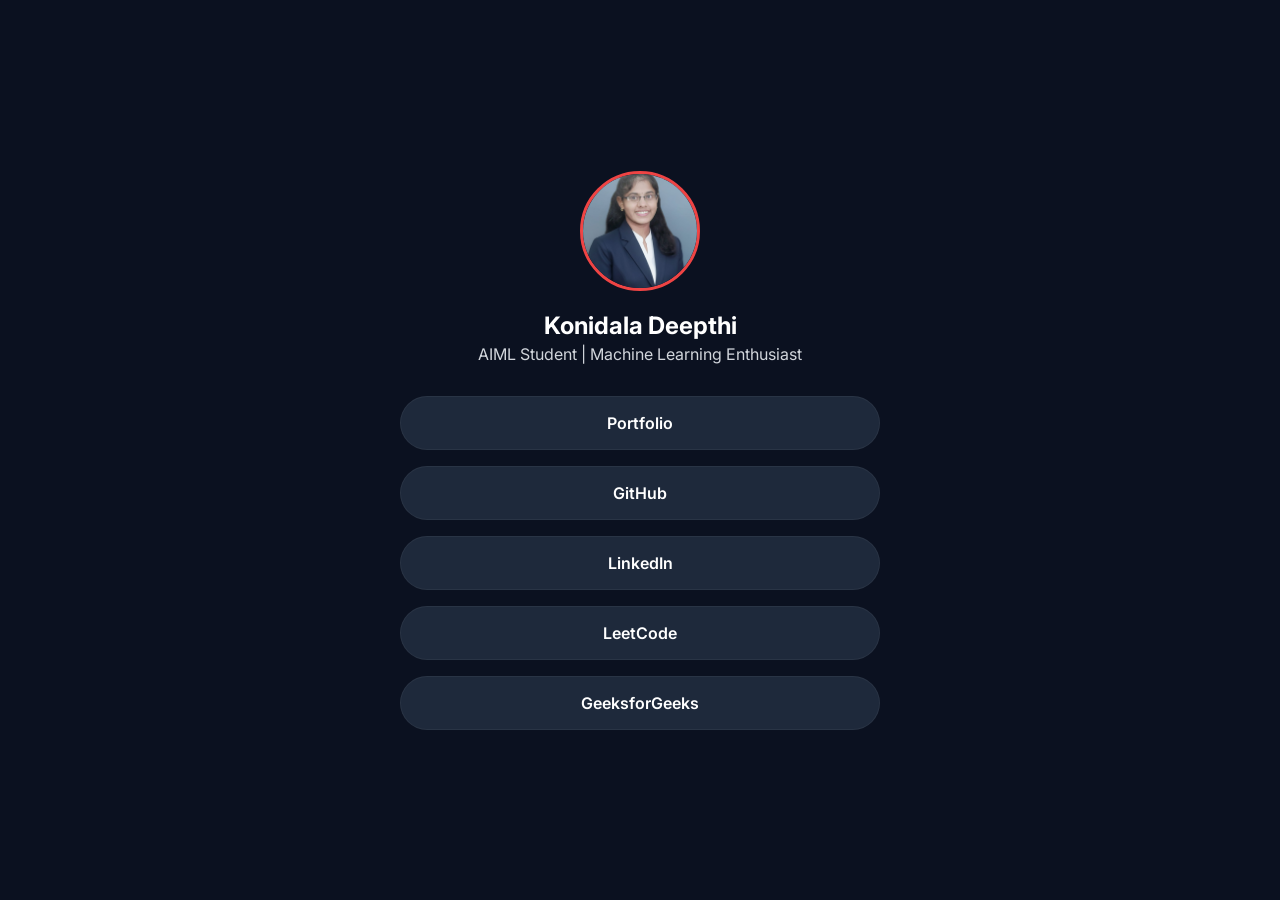
<file: index.html>
<!doctype html>
<html lang="en">
<head>
  <meta charset="utf-8" />
  <meta name="viewport" content="width=device-width,initial-scale=1" />
  <title>Konidala Deepthi — Links</title>
  <link rel="preconnect" href="https://fonts.googleapis.com">
  <link rel="preconnect" href="https://fonts.gstatic.com" crossorigin>
  <link href="https://fonts.googleapis.com/css2?family=Inter:wght@400;600;700&display=swap" rel="stylesheet">
  <style>
    :root {
      --primary: #EF4444;
      --primary-hover: #DC2626;
      --bg: #0B1120;
      --card: #1E293B;
      --text: #FFFFFF;
      --muted: #D1D5DB;
    }
    * {
      box-sizing: border-box;
      margin: 0;
      padding: 0;
    }
    body {
      background-color: var(--bg);
      color: var(--text);
      font-family: 'Inter', system-ui, -apple-system, sans-serif;
      min-height: 100vh;
      display: flex;
      align-items: center;
      justify-content: center;
      padding: 2rem 1rem;
      -webkit-font-smoothing: antialiased;
    }
    .links-container {
      width: 100%;
      max-width: 480px;
      text-align: center;
    }
    .profile-img {
      width: 120px;
      height: 120px;
      border-radius: 50%;
      border: 3px solid var(--primary);
      object-fit: cover;
      margin-bottom: 1rem;
    }
    .name {
      font-size: 1.5rem;
      font-weight: 700;
      margin-bottom: 0.25rem;
    }
    .title {
      font-size: 1rem;
      color: var(--muted);
      margin-bottom: 2rem;
    }
    .links-list {
      display: flex;
      flex-direction: column;
      gap: 1rem;
    }
    .link-btn {
      display: block;
      width: 100%;
      padding: 1rem;
      background-color: var(--card);
      color: var(--text);
      text-decoration: none;
      font-weight: 600;
      border-radius: 99px;
      font-size: 1rem;
      border: 1px solid rgba(255, 255, 255, 0.05);
      transition: background-color 0.2s ease;
    }
    .link-btn:hover {
      background-color: #2D3748; /* slightly lighter than card background */
      color: var(--primary);
    }
  </style>
</head>
<body>
  <div class="links-container">
    <img src="assets/deepthi.jpeg.jpeg" alt="Konidala Deepthi" class="profile-img">
    <h1 class="name">Konidala Deepthi</h1>
    <p class="title">AIML Student | Machine Learning Enthusiast</p>
    
    <div class="links-list">
      <a href="portfolio.html" class="link-btn">Portfolio</a>
      <a href="https://github.com/KonidalaDeepthi" target="_blank" rel="noopener noreferrer" class="link-btn">GitHub</a>
      <a href="https://linkedin.com/in/konidala-deepthi-651713367" target="_blank" rel="noopener noreferrer" class="link-btn">LinkedIn</a>
      <a href="https://leetcode.com/u/_Deepthi_konidala123/" target="_blank" rel="noopener noreferrer" class="link-btn">LeetCode</a>
      <a href="https://www.geeksforgeeks.org/profile/konidaladeepthi1425" target="_blank" rel="noopener noreferrer" class="link-btn">GeeksforGeeks</a>
    </div>
  </div>
</body>
</html>
</file>
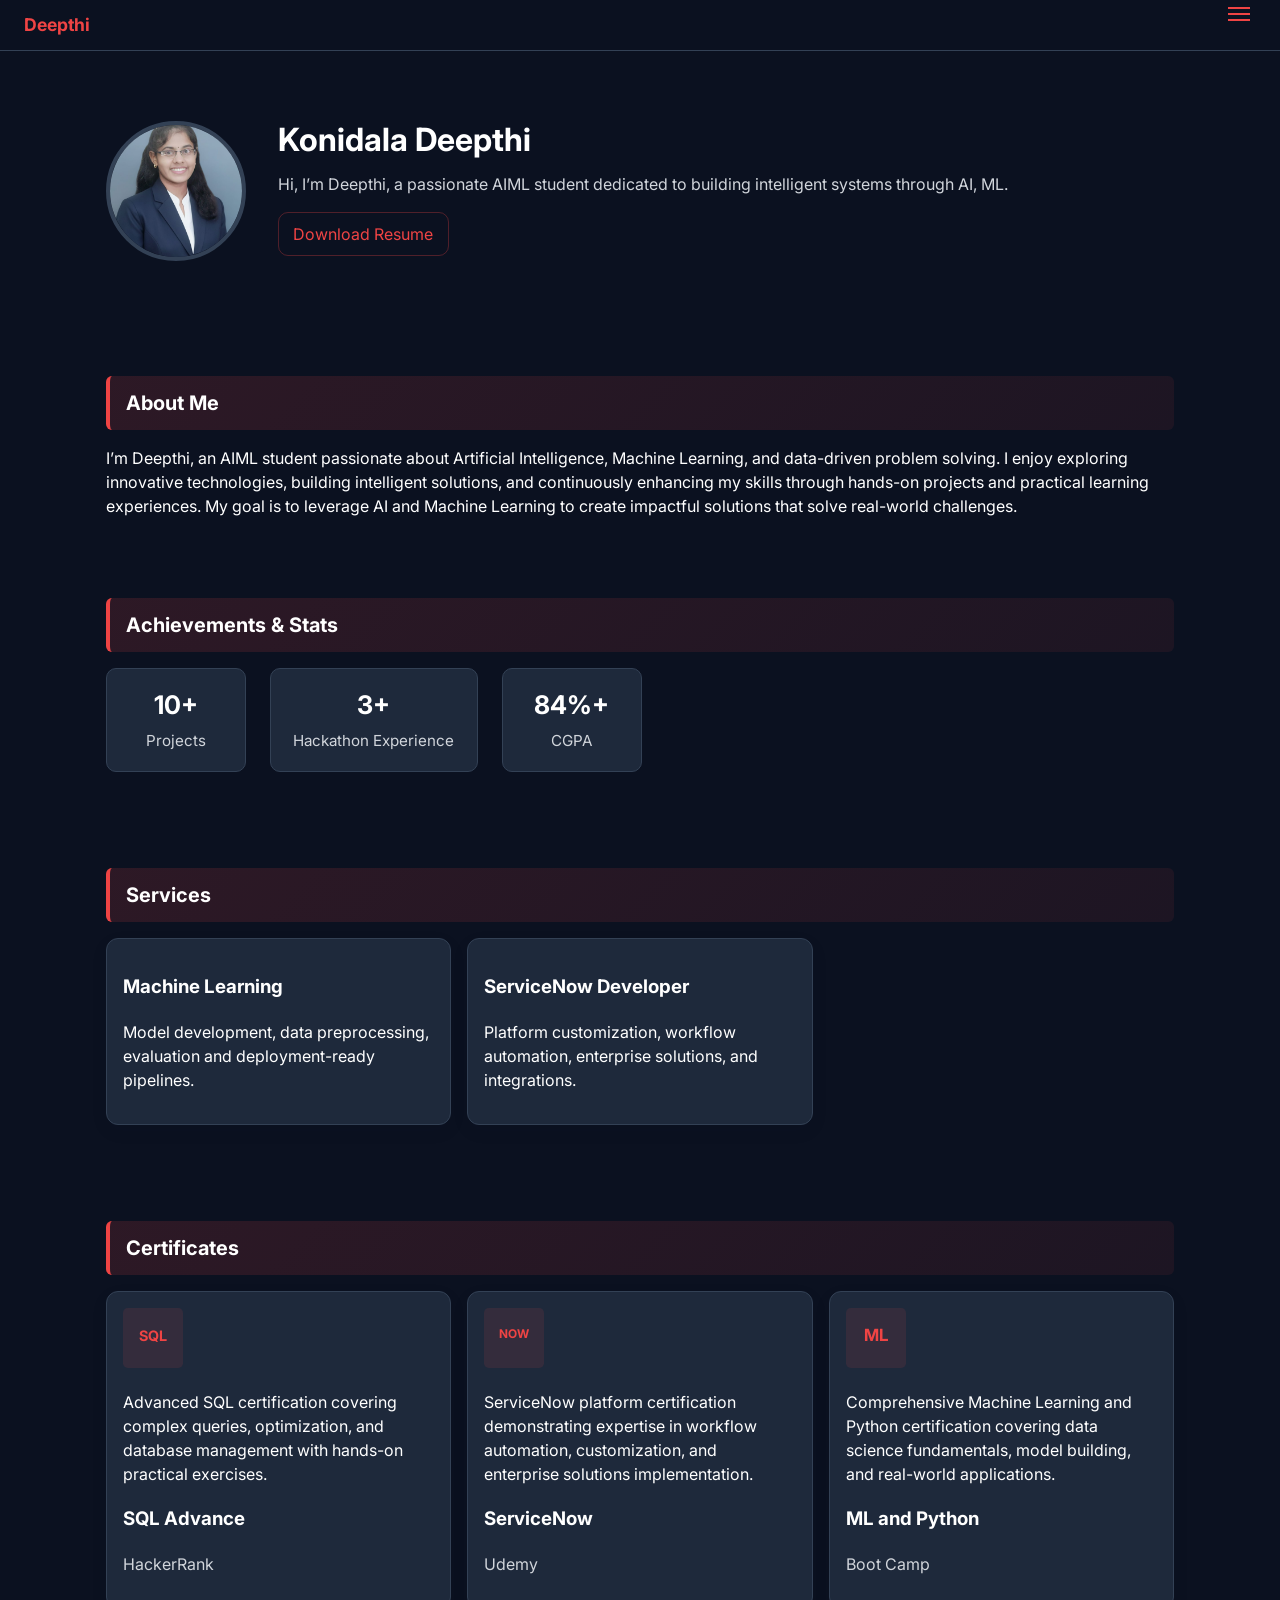
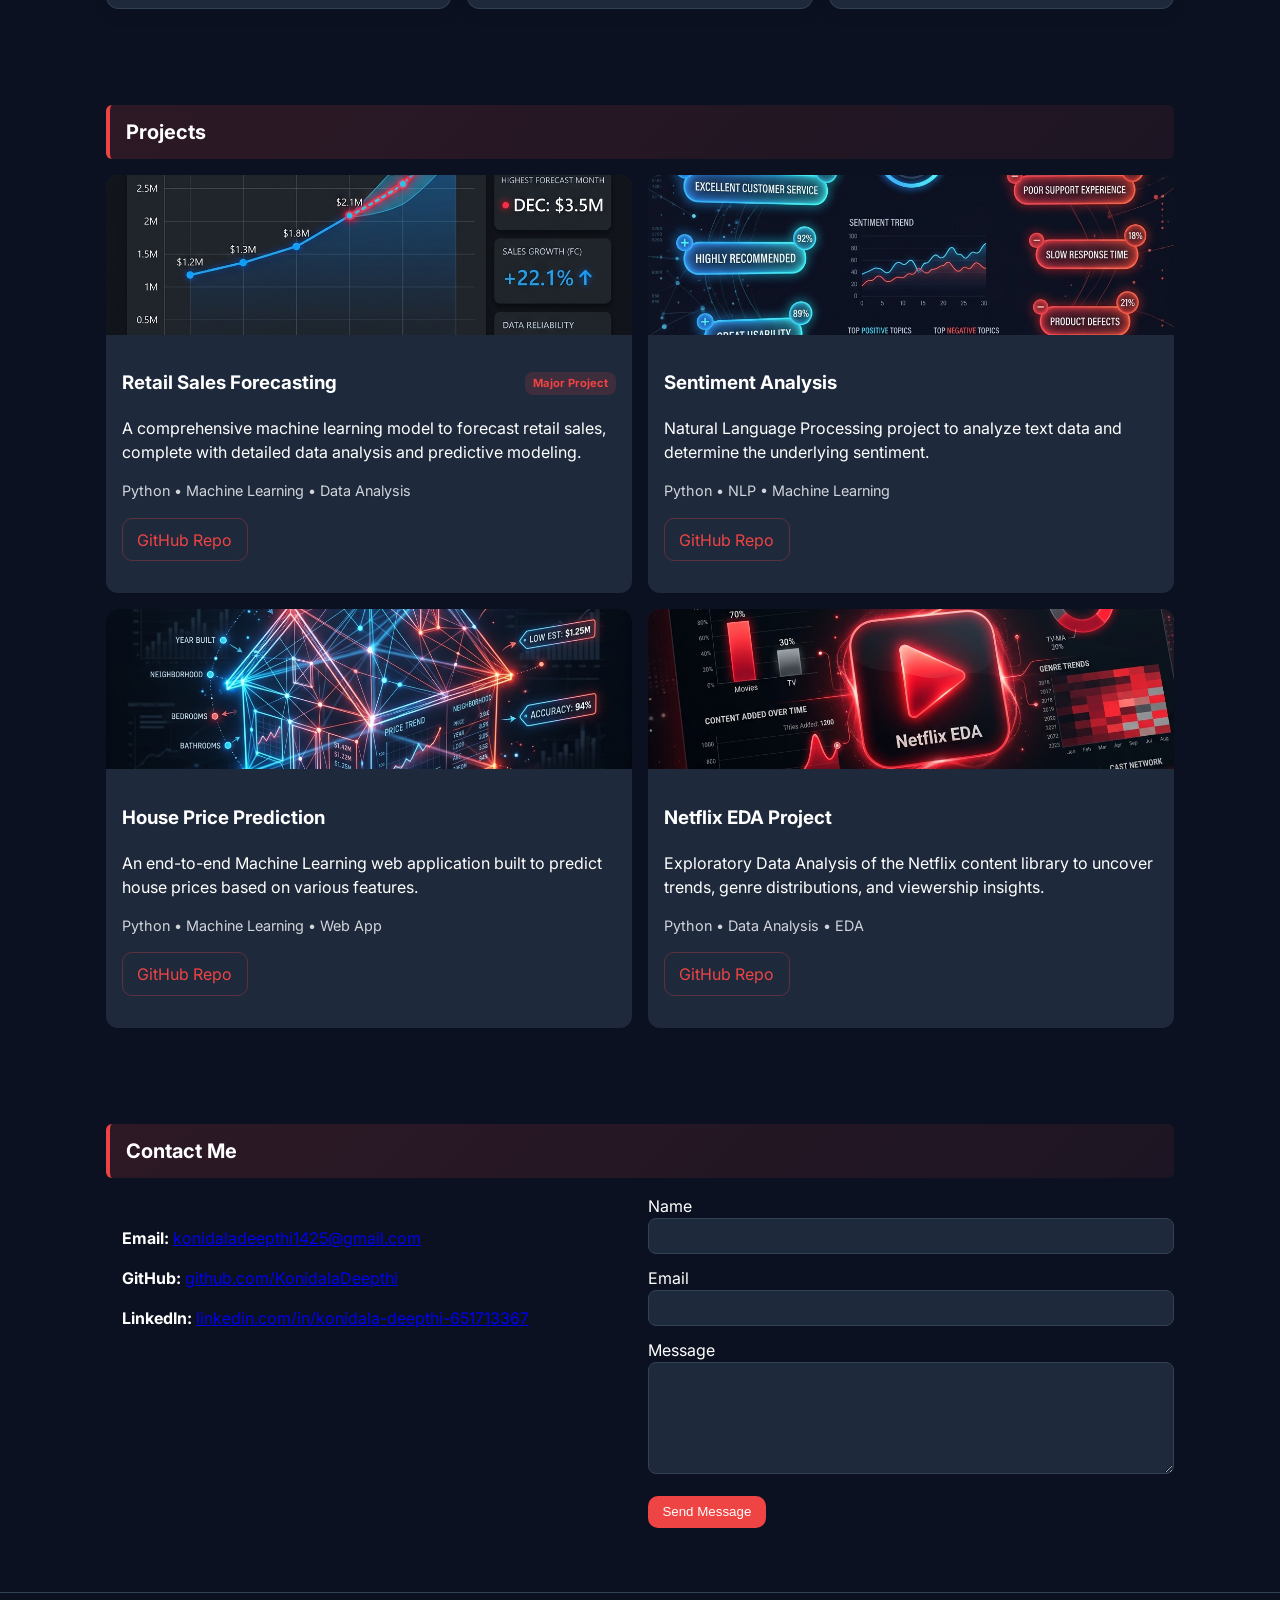
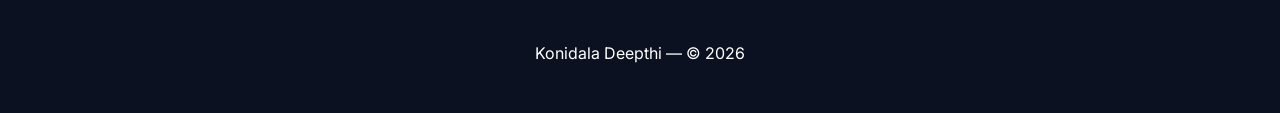
<file: portfolio.html>
<!doctype html>
<html lang="en">
<head>
  <meta charset="utf-8" />
  <meta name="viewport" content="width=device-width,initial-scale=1" />
  <title>Konidala Deepthi — Developer Portfolio</title>
  <link rel="preconnect" href="https://fonts.googleapis.com">
  <link rel="preconnect" href="https://fonts.gstatic.com" crossorigin>
  <link href="https://fonts.googleapis.com/css2?family=Inter:wght@300;400;600;700&display=swap" rel="stylesheet">
  <link rel="stylesheet" href="css/style.css">
</head>
<body>
  <header class="site-header">
    <div class="header-inner">
      <a class="brand" href="#">Deepthi</a>
      <div class="header-spacer"></div>
      <button id="navToggle" class="nav-toggle" aria-label="Toggle navigation">
        <span class="hamburger"></span>
      </button>
      <nav id="mainNav" class="nav" aria-hidden="true">
        <a href="#home">Home</a>
        <a href="#about">About</a>
        <a href="mailto:konidaladeepthi1425@gmail.com" aria-label="Email">Email</a>
      </nav>
    </div>
  </header>

  <main>
    <section id="home" class="hero">
      <div class="container hero-inner">
        <div class="profile">
          <img src="assets/deepthi.jpeg.jpeg" alt="Konidala Deepthi profile" class="profile-img">
        </div>
        <div class="hero-content">
          <h1>Konidala Deepthi</h1>
          <p class="tagline">Hi, I’m Deepthi, a passionate AIML student dedicated to building intelligent systems through AI, ML.</p>
          <p class="hero-actions">
            <a class="btn" href="assets/Deepthi_Resume.pdf" download="Deepthi_Konidala_Resume.pdf">Download Resume</a>
          </p>
        </div>
      </div>
    </section>

    <section id="about" class="section">
      <div class="container">
        <h2>About Me</h2>
        <p>I’m Deepthi, an AIML student passionate about Artificial Intelligence, Machine Learning, and data-driven problem solving. I enjoy exploring innovative technologies, building intelligent solutions, and continuously enhancing my skills through hands-on projects and practical learning experiences. My goal is to leverage AI and Machine Learning to create impactful solutions that solve real-world challenges.
</p>
      </div>
    </section>

    <!-- Achievements & Stats -->
    <section id="stats" class="section">
      <div class="container">
        <h2>Achievements &amp; Stats</h2>
        <div class="stats-grid">
          <div class="stat">
            <div class="stat-number" data-target="10" data-suffix="+">0</div>
            <div class="stat-label">Projects</div>
          </div>
          <div class="stat">
            <div class="stat-number" data-target="3" data-suffix="+">0</div>
            <div class="stat-label">Hackathon Experience</div>
          </div>
          <div class="stat">
            <div class="stat-number" data-target="84" data-suffix="%+">0</div>
            <div class="stat-label">CGPA</div>
          </div>
        </div>
      </div>
    </section>

    <section id="services" class="section">
      <div class="container">
        <h2>Services</h2>
        <div class="cards services-grid">
          <article class="card">
            <h3>Machine Learning</h3>
            <p>Model development, data preprocessing, evaluation and deployment-ready pipelines.</p>
          </article>
          <article class="card">
            <h3>ServiceNow Developer</h3>
            <p>Platform customization, workflow automation, enterprise solutions, and integrations.</p>
          </article>
        </div>
      </div>
    </section>

    <section id="certificates" class="section">
      <div class="container">
        <h2>Certificates</h2>
        <div class="cards">
          <article class="card cert-card">
            <div class="cert-logo">
              <svg viewBox="0 0 100 100" width="60" height="60"><rect width="100" height="100" fill="rgba(239,68,68,0.1)" rx="8"/><text x="50" y="55" font-size="24" fill="#EF4444" text-anchor="middle" font-weight="bold">SQL</text></svg>
            </div>
            <p>Advanced SQL certification covering complex queries, optimization, and database management with hands-on practical exercises.</p>
            <h3>SQL Advance</h3>
            <p class="muted">HackerRank</p>
          </article>
          <article class="card cert-card">
            <div class="cert-logo">
              <svg viewBox="0 0 100 100" width="60" height="60"><rect width="100" height="100" fill="rgba(239,68,68,0.1)" rx="8"/><text x="50" y="50" font-size="20" fill="#EF4444" text-anchor="middle" font-weight="bold">NOW</text></svg>
            </div>
            <p>ServiceNow platform certification demonstrating expertise in workflow automation, customization, and enterprise solutions implementation.</p>
            <h3>ServiceNow</h3>
            <p class="muted">Udemy</p>
          </article>
          <article class="card cert-card">
            <div class="cert-logo">
              <svg viewBox="0 0 100 100" width="60" height="60"><rect width="100" height="100" fill="rgba(239,68,68,0.1)" rx="8"/><text x="50" y="55" font-size="28" fill="#EF4444" text-anchor="middle" font-weight="bold">ML</text></svg>
            </div>
            <p>Comprehensive Machine Learning and Python certification covering data science fundamentals, model building, and real-world applications.</p>
            <h3>ML and Python</h3>
            <p class="muted">Boot Camp</p>
          </article>
        </div>
      </div>
    </section>

    <section id="projects" class="section">
      <div class="container">
        <h2>Projects</h2>
        <div class="projects-grid">
          <article class="project-card">
            <div class="project-image" aria-hidden>
              <img src="assets/retail_sales.png" alt="Retail Sales Forecasting" style="width: 100%; height: 100%; object-fit: cover;">
            </div>
            <div class="project-body">
              <h3 style="display: flex; align-items: center; justify-content: space-between;">
                Retail Sales Forecasting
                <span class="badge" style="font-size: 0.7rem; padding: 0.2rem 0.5rem; margin: 0;">Major Project</span>
              </h3>
              <p>A comprehensive machine learning model to forecast retail sales, complete with detailed data analysis and predictive modeling.</p>
              <p class="tech">Python • Machine Learning • Data Analysis</p>
              <p class="project-actions">
                <a class="btn" href="https://github.com/KonidalaDeepthi/Retail-Sales-Forecasting" target="_blank" rel="noopener noreferrer">GitHub Repo</a>
              </p>
            </div>
          </article>
          <article class="project-card">
            <div class="project-image" aria-hidden>
              <img src="assets/sentiment_analysis.png" alt="Sentiment Analysis" style="width: 100%; height: 100%; object-fit: cover;">
            </div>
            <div class="project-body">
              <h3>Sentiment Analysis</h3>
              <p>Natural Language Processing project to analyze text data and determine the underlying sentiment.</p>
              <p class="tech">Python • NLP • Machine Learning</p>
              <p class="project-actions">
                <a class="btn" href="https://github.com/KonidalaDeepthi/Sentiment_Analysis" target="_blank" rel="noopener noreferrer">GitHub Repo</a>
              </p>
            </div>
          </article>
          <article class="project-card">
            <div class="project-image" aria-hidden>
              <img src="assets/house_price.png" alt="House Price Prediction" style="width: 100%; height: 100%; object-fit: cover;">
            </div>
            <div class="project-body">
              <h3>House Price Prediction</h3>
              <p>An end-to-end Machine Learning web application built to predict house prices based on various features.</p>
              <p class="tech">Python • Machine Learning • Web App</p>
              <p class="project-actions">
                <a class="btn" href="https://github.com/KonidalaDeepthi/house_price_prediction_ml_web" target="_blank" rel="noopener noreferrer">GitHub Repo</a>
              </p>
            </div>
          </article>
          <article class="project-card">
            <div class="project-image" aria-hidden>
              <img src="assets/netflix_eda.png" alt="Netflix EDA Project" style="width: 100%; height: 100%; object-fit: cover;">
            </div>
            <div class="project-body">
              <h3>Netflix EDA Project</h3>
              <p>Exploratory Data Analysis of the Netflix content library to uncover trends, genre distributions, and viewership insights.</p>
              <p class="tech">Python • Data Analysis • EDA</p>
              <p class="project-actions">
                <a class="btn" href="https://github.com/KonidalaDeepthi/Netflix--EDA--Project" target="_blank" rel="noopener noreferrer">GitHub Repo</a>
              </p>
            </div>
          </article>
        </div>
      </div>
    </section>


    <section id="contact" class="section">
      <div class="container">
        <h2>Contact Me</h2>
        <div class="contact-grid">
          <div class="contact-info">
            <p><strong>Email:</strong> <a href="mailto:konidaladeepthi1425@gmail.com">konidaladeepthi1425@gmail.com</a></p>
            <p><strong>GitHub:</strong> <a href="https://github.com/KonidalaDeepthi" target="_blank" rel="noopener noreferrer">github.com/KonidalaDeepthi</a></p>
            <p><strong>LinkedIn:</strong> <a href="https://linkedin.com/in/konidala-deepthi-651713367" target="_blank" rel="noopener noreferrer">linkedin.com/in/konidala-deepthi-651713367</a></p>
          </div>
          <form id="contactForm" class="contact-form" novalidate>
            <label>
              Name
              <input type="text" name="name" required>
            </label>
            <label>
              Email
              <input type="email" name="email">
            </label>
            <label>
              Message
              <textarea name="message" rows="6" required></textarea>
            </label>
            <p><button type="submit" class="btn primary">Send Message</button></p>
            <p id="formMsg" class="muted" aria-live="polite"></p>
          </form>
        </div>
      </div>
    </section>

  </main>

  <footer class="site-footer">
    <div class="container footer-inner">
      <p>Konidala Deepthi — © <span id="year"></span></p>
    </div>
  </footer>

  <script src="js/main.js"></script>
</body>
</html>
</file>
<file: css/style.css>
:root{
  /* Modern IT Company Professional Palette */
  --primary: #EF4444;    /* Professional Red */
  --primary-hover: #DC2626; /* Darker Red hover */
  --secondary: #EF4444;  /* Professional Red accent */
  --bg: #0B1120;         /* Deep Navy Blue background */
  --section-bg: #111827; /* Section Background */
  --card: #1E293B;       /* Card Background */
  --text: #FFFFFF;       /* Main Text White */
  --muted: #D1D5DB;      /* Secondary Text Light Gray */
  --border: #334155;     /* Border color */
  --radius: 12px;        /* Rounded corners */
  --gap:1rem;
  font-family: 'Inter', system-ui, -apple-system, 'Segoe UI', Roboto, 'Helvetica Neue', Arial;
}
*{box-sizing:border-box}
html,body{min-height:100vh;background:var(--bg);color:var(--text);font-size:16px;line-height:1.5}
body{margin:0;-webkit-font-smoothing:antialiased;padding-top:60px}
.container{width:100%;max-width:1100px;margin:0 auto;padding:1rem}

.site-header{border-bottom:1px solid var(--border);background:var(--bg);position:fixed;top:0;left:0;width:100%;z-index:1000}
.header-inner{display:flex;align-items:center;justify-content:flex-start;padding:0.75rem 1.5rem;position:relative}
.brand{flex:0 0 auto}
.header-spacer{flex:1 1 auto} 
.brand{font-weight:700;color:#EF4444;text-decoration:none;font-size:1.1rem;display:block}
.nav{display:none;position:absolute;right:1rem;top:calc(100% + 12px);background:var(--card);border:1px solid var(--border);border-radius:12px;min-width:200px;padding:0.5rem;z-index:999;box-shadow:0 10px 25px rgba(0,0,0,0.5)}
.nav.show{display:block;animation:fadeIn 0.2s ease-out forwards}
@keyframes fadeIn{from{opacity:0;transform:translateY(-10px)}to{opacity:1;transform:translateY(0)}}
.nav a{color:var(--text);text-decoration:none;padding:0.75rem 1rem;font-size:1rem;display:block;text-align:left;border-radius:8px;transition:all 0.2s}
.nav a:hover{background:rgba(239,68,68,0.1);color:var(--primary)}
.nav-toggle{display:block;background:none;border:0;position:absolute;right:1.5rem;top:0.75rem;transform:none;z-index:999}
.hamburger{display:block;width:22px;height:2px;background:#EF4444;position:relative}
.hamburger::after,.hamburger::before{content:'';position:absolute;left:0;width:22px;height:2px;background:#EF4444}
.hamburger::before{top:-6px}.hamburger::after{top:6px}

.hero{padding:2.5rem 0}
.hero-inner{display:flex;gap:2rem;align-items:center;position:relative}
.profile-img{width:140px;height:140px;border-radius:999px;border:4px solid var(--border);background:transparent;object-fit:cover}
.hero-content h1{margin:0;font-size:2rem}
.tagline{color:var(--muted);margin:0.5rem 0}
.hero-actions .btn{margin-right:0.5rem}
.socials{display:none}
.icon-link{color:var(--primary);text-decoration:none;margin:0;padding:0}

/* Sections */
.section{padding:2rem 0}
h2{margin:0 0 1rem 0;font-size:1.25rem;background:linear-gradient(135deg, rgba(239,68,68,0.15), rgba(239,68,68,0.08));border-left:4px solid var(--primary);padding:0.75rem 1rem;border-radius:6px}
.cards{display:grid;gap:1rem}
.card{background:var(--card);padding:1rem;border-radius:var(--radius);box-shadow:0 6px 18px rgba(15,23,42,0.06);border:1px solid var(--border)}
.services-grid{grid-template-columns:1fr;}
.cert-card .muted{color:var(--muted)}

.projects-grid{display:grid;gap:1rem}
.project-card{background:var(--card);border-radius:var(--radius);overflow:hidden;display:flex;flex-direction:column}
.project-image{height:160px;background:#334155}
.project-body{padding:1rem}
.project-actions .btn{margin-right:0.5rem}
.tech{color:var(--muted);font-size:0.9rem}

.tech-grid{display:flex;flex-wrap:wrap;gap:0.5rem}
.badge{background:rgba(239,68,68,0.15);padding:0.45rem 0.7rem;border-radius:8px;font-size:0.9rem;color:var(--primary)}

/* Stats */
#stats{padding-top:0}
.stats-grid{display:flex;gap:1.5rem;justify-content:center;align-items:center}
.stat{background:var(--card);padding:1.1rem 1.4rem;border-radius:10px;border:1px solid var(--border);min-width:140px;text-align:center}
.stat-number{font-size:1.6rem;font-weight:700;color:var(--text)}
.stat-label{color:var(--muted);margin-top:0.35rem;font-size:0.95rem}

.contact-grid{display:grid;gap:1rem}
.contact-info{padding:1rem}
.contact-form label{display:block;margin-bottom:0.75rem}
.contact-form input,.contact-form textarea{width:100%;padding:0.6rem;border:1px solid var(--border);border-radius:8px;background:#1E293B;color:var(--text)}

.site-footer{border-top:1px solid var(--border);padding:1rem 0;background:var(--bg)}
.footer-inner{display:flex;justify-content:center;align-items:center;text-align:center}

/* Buttons */
.btn{display:inline-block;padding:0.55rem 0.9rem;border-radius:10px;background:transparent;border:1px solid rgba(239,68,68,0.3);color:var(--primary);text-decoration:none}
.btn.primary{background:var(--primary);color:#fff;border:0}
.btn.outline{background:transparent;border:1px solid var(--border)}
.btn:focus, .nav a:focus{outline:3px solid rgba(239,68,68,0.3);outline-offset:2px}
.btn.small{padding:0.35rem 0.6rem;font-size:0.9rem}

/* No hover effects per design requirements */
.btn:hover{filter:none}

/* Footer links */
.footer-links a{color:#EF4444;text-decoration:none;margin-left:0.75rem}
.footer-links a:hover{color:#EF4444}

.muted{color:var(--muted)}

/* Responsive */
@media(min-width:700px){
  .services-grid{grid-template-columns:repeat(3,1fr)}
  .stats-grid{justify-content:flex-start}
  .projects-grid{grid-template-columns:repeat(2,1fr)}
  .cards{grid-template-columns:repeat(3,1fr)}
  .contact-grid{grid-template-columns:1fr 1fr}
}

@media(max-width:699px){
  .hero-inner{flex-direction:column;align-items:flex-start}
  .profile-img{width:120px;height:120px}
  .socials{display:none}
  .cards{grid-template-columns:1fr}
  .projects-grid{grid-template-columns:1fr}
}

/* small helpers */
.muted{color:var(--muted)}
</file>
